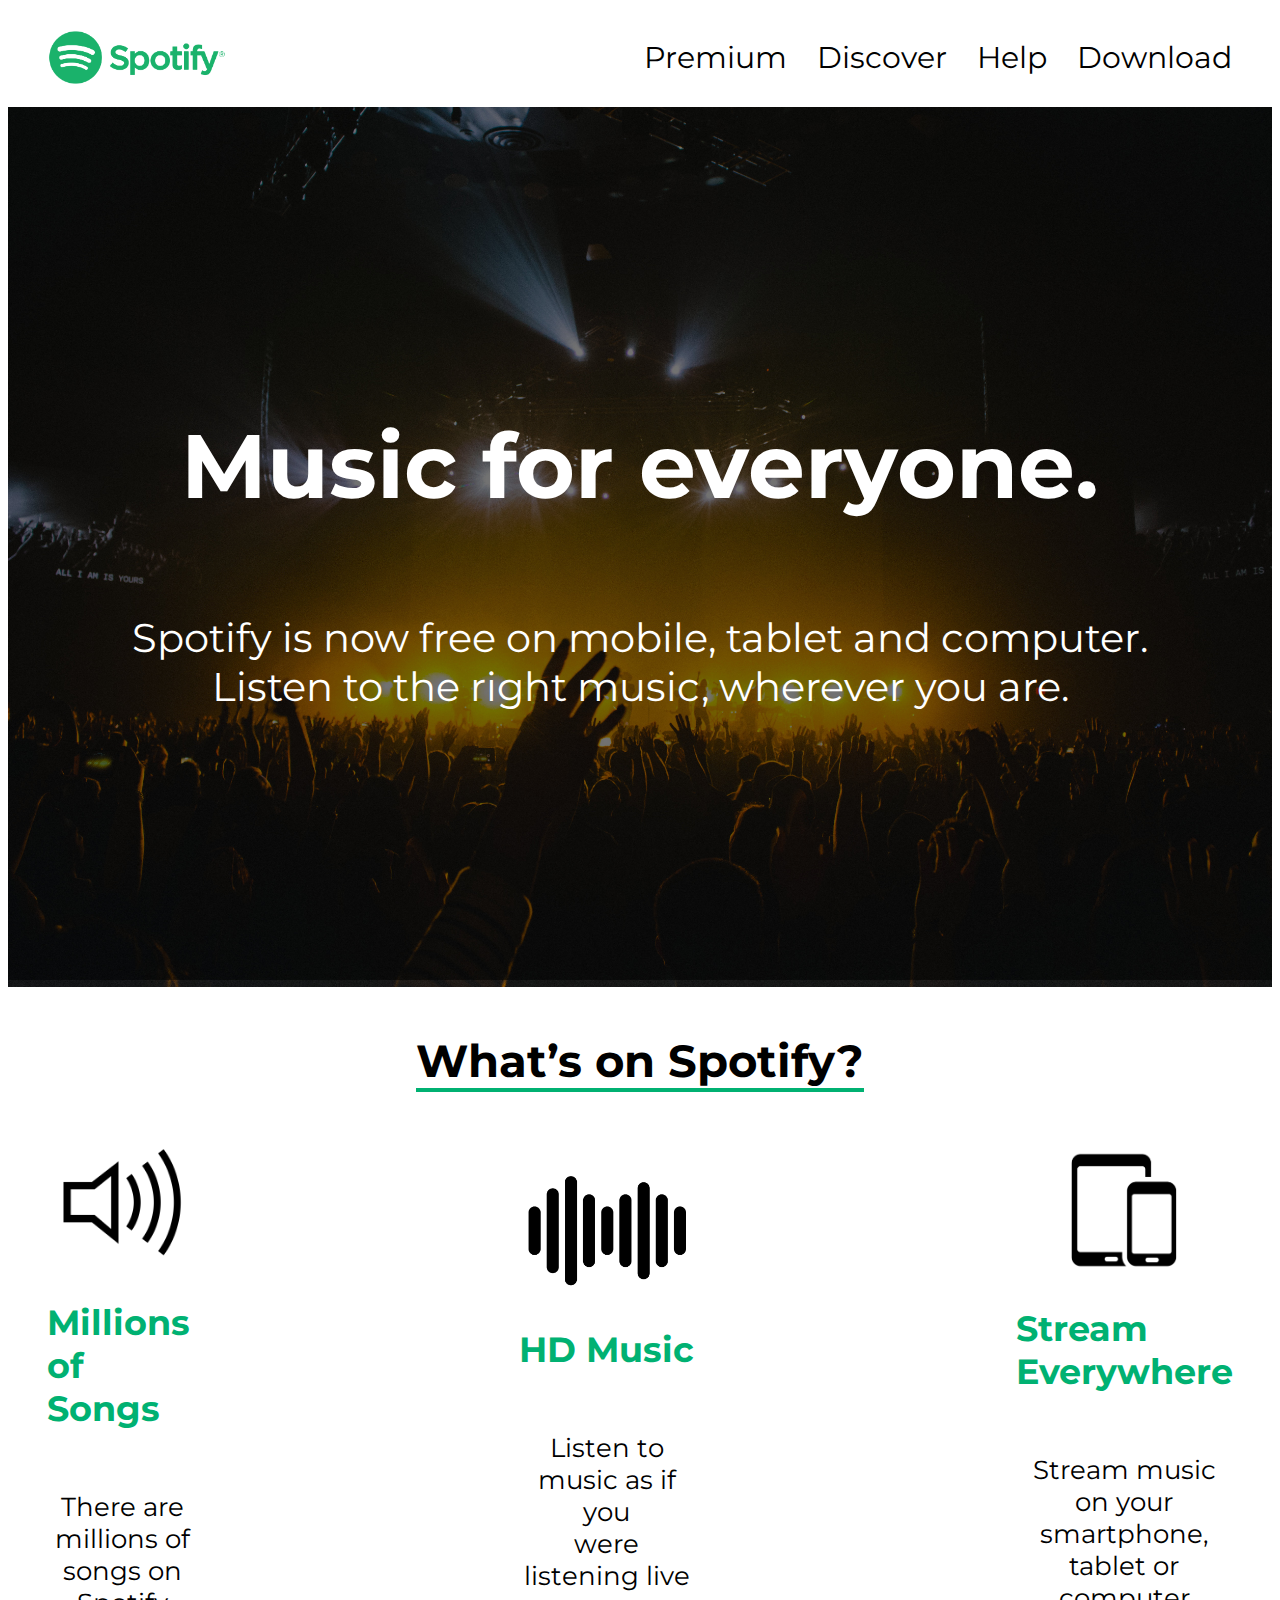
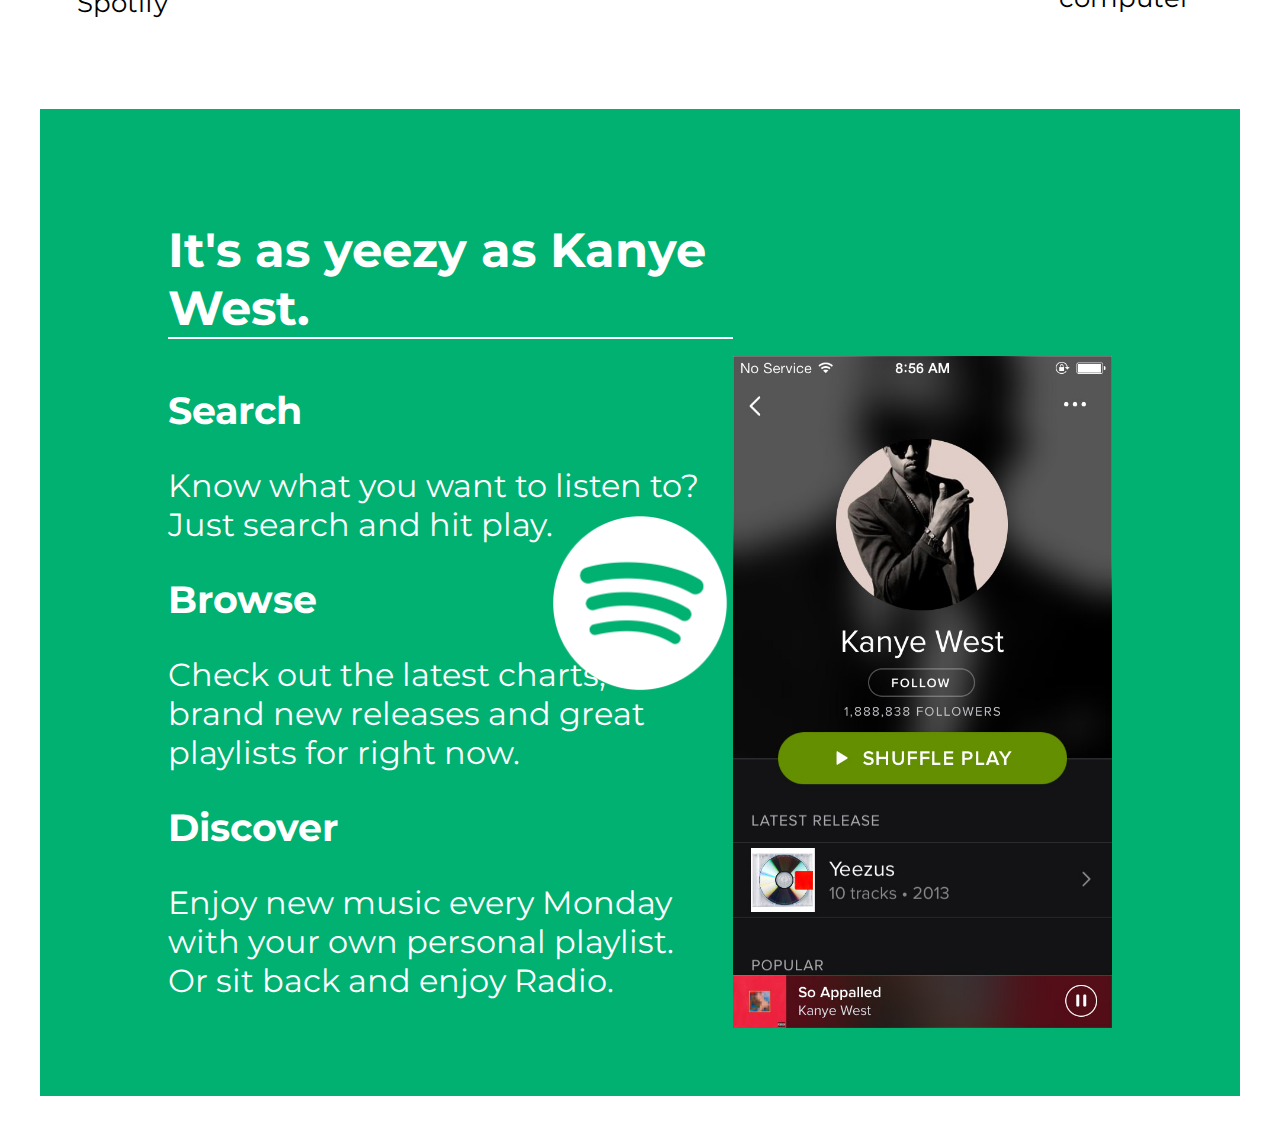
<file: spotify-lab/index.html>
<!DOCTYPE html>
<html lang="en">

  <head>
    <meta charset="UTF-8" />
    <meta name="viewport" content="width=device-width, initial-scale=1.0" />
    <meta http-equiv="X-UA-Compatible" content="ie=edge" />
    <title>Spotify Clone</title>
    <link rel="stylesheet" href="styles/style.css">
    <link rel="stylesheet" href="https://fonts.googleapis.com/css?family=Montserrat">
    <!-- don't forget to link your styles -->
  </head>
 
  <body>
    <header>
        <img src="./images/spotify-logo.png" alt="Spotify Logo" />
        <nav>
        <ul>
          <li><a href="">Premium</a></li>
          <li><a href="">Discover</a></li>
          <li><a href="">Help</a></li>
          <li><a href="">Download</a></li>
        </ul>
      </nav>
    </header>
    
    <section class="partemeio">
      <h1 class="textopartemeio">Music for everyone.</h1>
      <p>
        <div class="subfrasemeio">Spotify is now free on mobile, tablet and computer.</div> 
        <div class="subfrasemeio">Listen to the right music, wherever you are.</div>
      </p>
    </section>

    <section class="titulomeiobaixo" >
      <h1 class="oqpeganospotify">What’s on Spotify?</h1>
      <div class="simbolosmeiobaixo">
        <div class="partemeiobaixo1">
          <img src="./images/music-icon.png" alt="music-icon" class="tamanhoimagem">
          <h3 class="textoverde">Millions of Songs</h3>
          <p class="tamanhotextooqpega">There are millions of<br> songs on Spotify</p>
        </div>
        <div class="partemeiobaixo1">
          <img src="./images/high-quality-icon.png" alt="high-quality-icon" class="tamanhoimagem">
          <h3 class="textoverde">HD Music</h3>
          <p class="tamanhotextooqpega">Listen to music as if you<br>were listening live</p>
        </div>
        <div class="partemeiobaixo1">
          <img src="./images/devices-icon.png" alt="devices-icon" class="tamanhoimagem">
          <h3 class="textoverde">Stream Everywhere</h3>
          <p class="tamanhotextooqpega">Stream music on your<br>smartphone, tablet or<br>computer</p>
        </div>
      </div>
    </section>

          <section class="partebaixo">
          <div>
            <h3 class="textopartebaixo">It's as yeezy as Kanye West.</h3>
            <h2 class="textopartebaixo1">Search</h2>
            <p class="textopartebaixo2">Know what you want to listen to?<br>
              Just search and hit play.</p>
            <h2 class="textopartebaixo1">Browse</h2>
            <p class="textopartebaixo2">Check out the latest charts,<br>
              brand new releases and great <br>
              playlists for right now.</p>
            <h2 class="textopartebaixo1">Discover</h2>
            <p class="textopartebaixo2">Enjoy new music every Monday<br>
              with your own personal playlist.<br>
              Or sit back and enjoy Radio.</p>
          </div>

          <div>
            <img src = "images/spotify-app.jpg" class="tamanhospotify"></img>
          </div>
         </section>
      </body>
    </html>
</file>
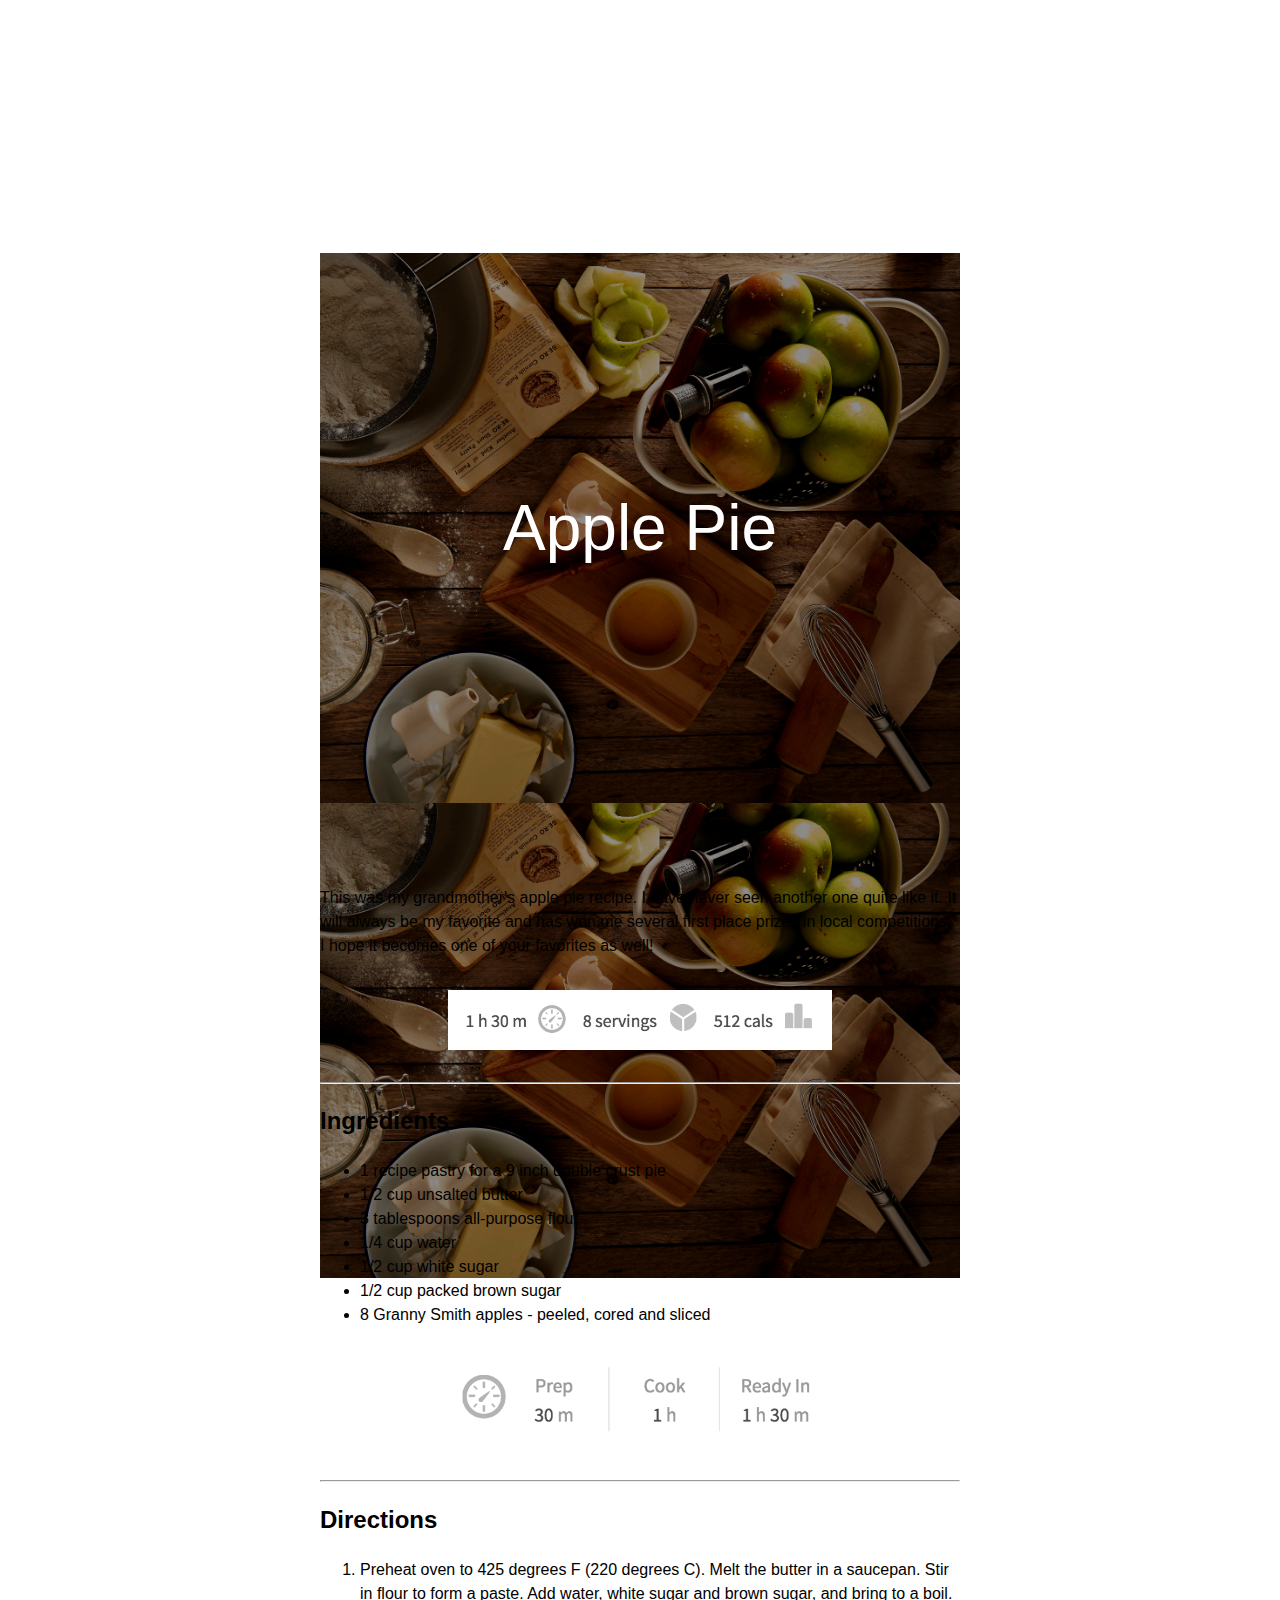
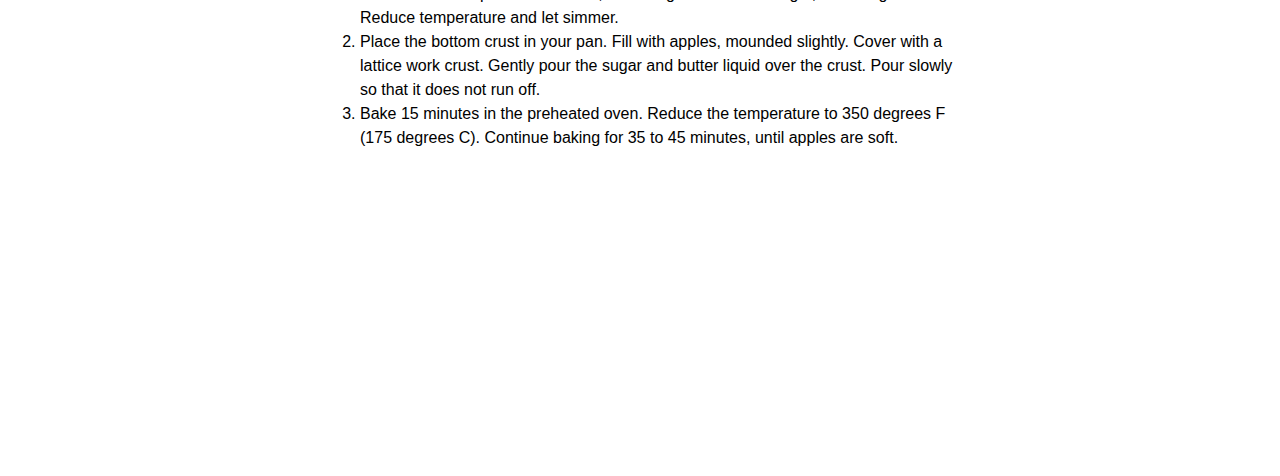
<file: recipes-css-lab/apple-pie/index.html>
<!DOCTYPE html>
<html lang="en">

  <head>
    <meta charset="UTF-8" />
    <meta name="viewport" content="width=device-width, initial-scale=1.0" />
    <title>Apple Pie Recipe</title>
    <link rel="stylesheet" href="styles/apple-style.css">
  </head>
  <body>
    <header> 

<body>
  <header>
    <h1> Apple Pie </h1>
  </header>

  <section class="espaco">
    <p>
      This was my grandmother's apple pie recipe. I have never seen another one quite like it. It will always
      be my favorite and has won me several first place prizes in local competitions. I hope it becomes one of your
      favorites as well!
    </p>
    <img src="images/recipe-info.png" alt="cooking-info" />
    <hr>

    <h2> Ingredients </h2>
    <ul>
      <li>1 recipe pastry for a 9 inch double crust pie</li>
      <li>1/2 cup unsalted butter</li>
      <li>3 tablespoons all-purpose flour</li>
      <li>1/4 cup water</li>
      <li>1/2 cup white sugar</li>
      <li>1/2 cup packed brown sugar</li>
      <li>8 Granny Smith apples - peeled, cored and sliced</li>
    </ul>
    <img src="images/cooking-info.png" alt="recipe-info" />
    <hr>

    <h2>Directions</h2>
    <ol>
      <li>Preheat oven to 425 degrees F (220 degrees C). Melt the butter in a saucepan.
        Stir in flour to form a paste. Add water, white sugar and brown sugar, and bring to a boil. Reduce temperature and let simmer.</li>
      <li>Place the bottom crust in your pan. Fill with apples, mounded slightly. Cover with a lattice work crust.
        Gently pour the sugar and butter liquid over the crust. Pour slowly so that it does not run off.</li>
      <li>Bake 15 minutes in the preheated oven. Reduce the temperature to 350 degrees F (175 degrees C).
        Continue baking for 35 to 45 minutes, until apples are soft.</li>
    </ol>
  </section>
</body>
</html>
</file>
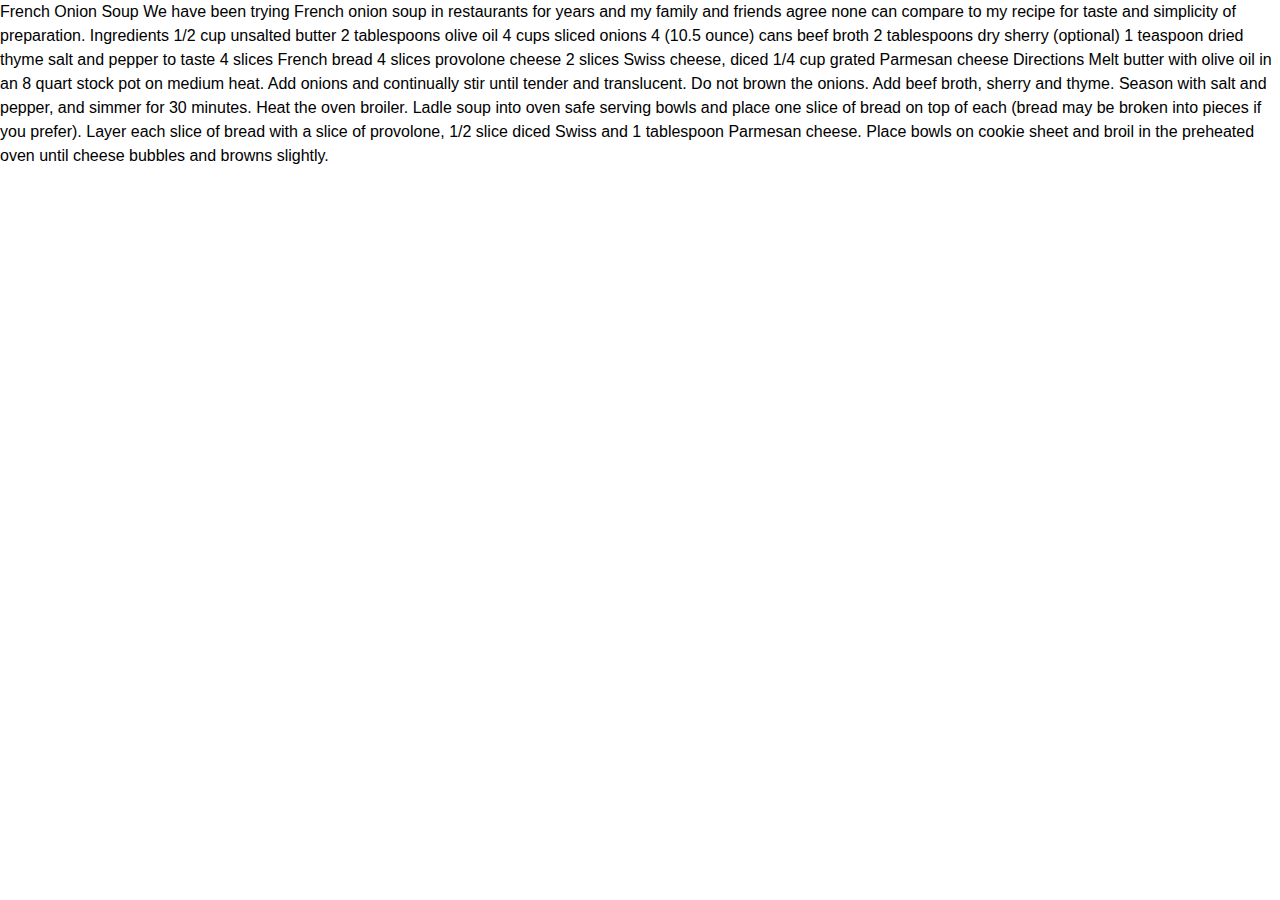
<file: recipes-css-lab/french-soup/index.html>
<!DOCTYPE html>
<html lang="en">
  <head>
    <meta charset="UTF-8" />
    <meta name="viewport" content="width=device-width, initial-scale=1.0" />
    <title>French Onion Soup Recipe</title>
    <link rel="stylesheet" href="styles/soup-style.css">
  </head>
  <body>
    French Onion Soup We have been trying French onion soup in restaurants for years and my family and friends agree
    none can compare to my recipe for taste and simplicity of preparation. Ingredients 1/2 cup unsalted butter 2
    tablespoons olive oil 4 cups sliced onions 4 (10.5 ounce) cans beef broth 2 tablespoons dry sherry (optional) 1
    teaspoon dried thyme salt and pepper to taste 4 slices French bread 4 slices provolone cheese 2 slices Swiss cheese,
    diced 1/4 cup grated Parmesan cheese Directions Melt butter with olive oil in an 8 quart stock pot on medium heat.
    Add onions and continually stir until tender and translucent. Do not brown the onions. Add beef broth, sherry and
    thyme. Season with salt and pepper, and simmer for 30 minutes. Heat the oven broiler. Ladle soup into oven safe
    serving bowls and place one slice of bread on top of each (bread may be broken into pieces if you prefer). Layer
    each slice of bread with a slice of provolone, 1/2 slice diced Swiss and 1 tablespoon Parmesan cheese. Place bowls
    on cookie sheet and broil in the preheated oven until cheese bubbles and browns slightly.
  </body>
</html>
</file>
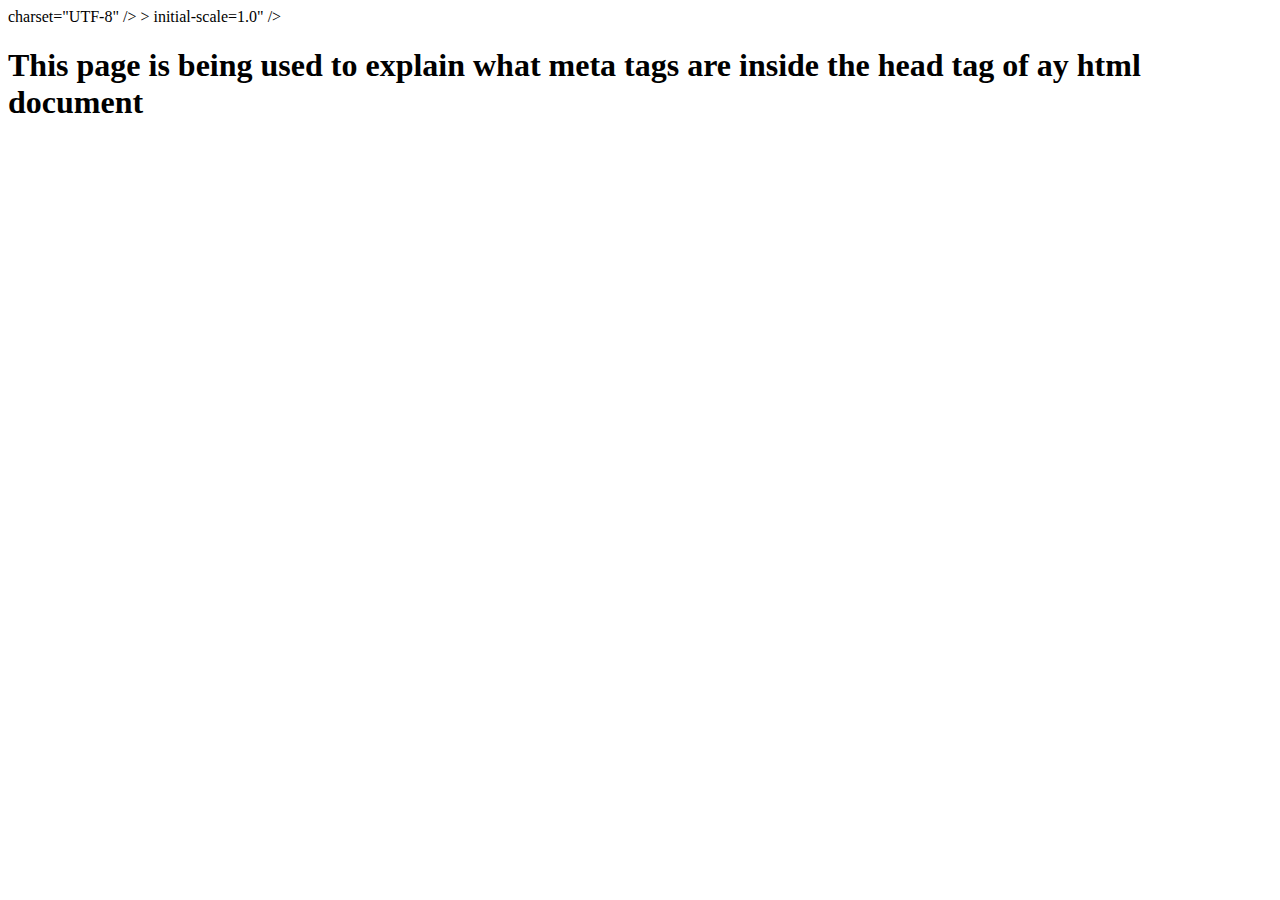
<file: week-01/thursday/01-meta-tags.html>
<!DOCTYPE html>
<html lang="en">
<head>
    <meta>charset="UTF-8" />
    <!--This Tag is used to provide webCrawlers or smard engineers a bit of info about our site! -->>
    <meta content="This file is used to help students learn web development" />
    initial-scale=1.0" />
    <meta
    name="viewport" content="width=device-width, initial-scale=1.0" />
    <title>My second Page</title>
</head>
<body>
    <h1>This page is being used to explain what meta tags are inside the head tag of ay html document</h1>
</body>
</html>
</file>
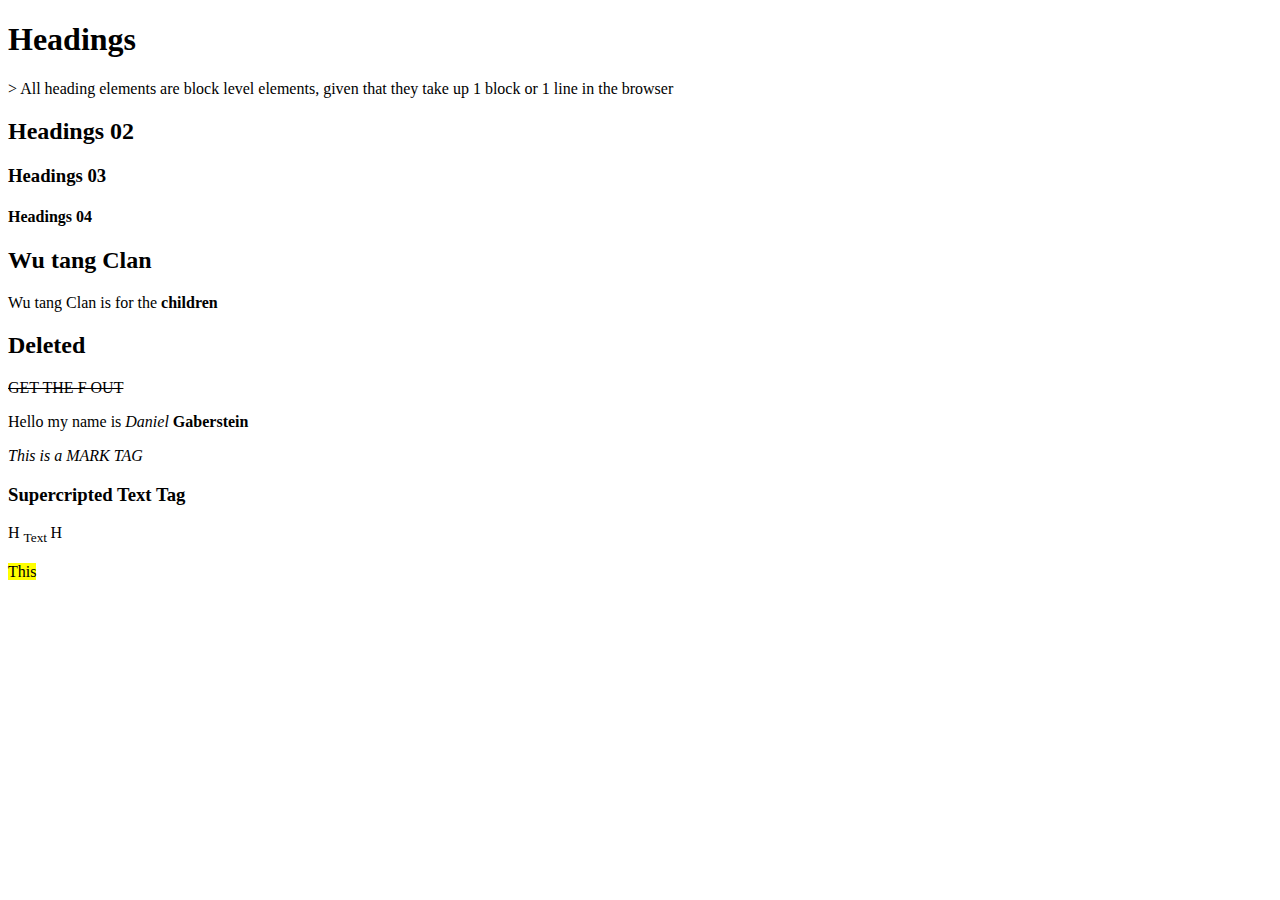
<file: week-01/thursday/02-typography.html>
<!DOCTYPE html>
<html lang="en">
<head>
    <meta charset="UTF-8" />
    <meta name="viewport" 
    content="width=device-width,
    initial-scale=1.0" />
    <title>typography</title>
</head>
<body>
    <h1>Headings</h1>
    <!--Headings-->>
    All heading elements are block level elements, given that they take up 1 block or 1 line in the browser
    <h2>Headings 02</h2>
    <h3>Headings 03</h3>
    <h4>Headings 04</h4>

    <!--Wu tang Clan-->
    <h2>Wu tang Clan</h2>
    <p>Wu tang Clan is for the <strong>children</strong></p>
<h2>Deleted</h2>
<del>GET THE F OUT</del>
<p>Hello my name is <i>Daniel</i><strong> Gaberstein</strong></p>
<em>This is a MARK TAG</em>
<h3>Supercripted Text Tag</h3>
<p>H <sub> Text </sub> H</p>
<p> <mark> This </mark></p>
</body>
</html>
</file>
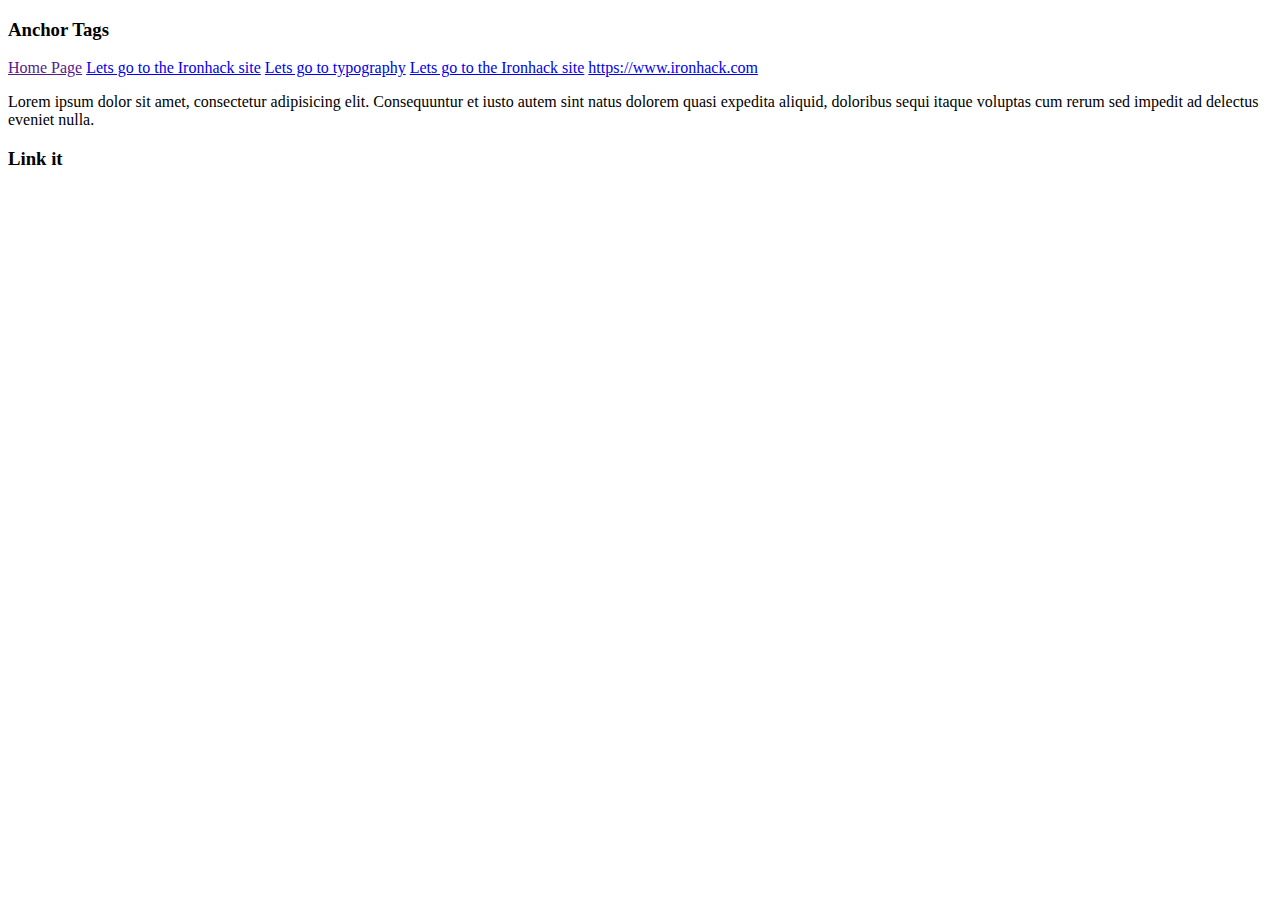
<file: week-01/thursday/03-working-with-links.html>
<!DOCTYPE html>
<html lang="en">
<head>
    <meta charset="UTF-8" />
    <meta name="viewport" 
    content="width=device-width,
    initial-scale=1.0" />
    <title>My First Web Page</title>
</head>
<body>
    <h3> Anchor Tags</h3>
    <a href="">Home Page</a>
    <a href="https://www.ironhack.com">Lets go to the Ironhack site</a>
    <a href="./02-typography.html">Lets go to typography</a>
    <a href="https://www.ironhack.com" target="_black" rel="noopener noreferrer">Lets go to the Ironhack site</a>
    <a href="http://" target="_blank" rel="noopener noreferrer">https://www.ironhack.com</a>
    <p>Lorem ipsum dolor sit amet, consectetur adipisicing elit. Consequuntur et iusto autem sint natus dolorem quasi expedita aliquid, doloribus sequi itaque voluptas cum rerum sed impedit ad delectus eveniet nulla.</p>
    <h3>Link it</h3>
    <a href="#title_to_point-to"></a>
</body>
</html>
</file>
<file: spotify-lab/styles/style.css>
/*
Colors:

Text: 1A1A1A
Green: #00B172
White: #FFF

*/
body {
  font-family: Montserrat;
}

header img {
  width: 15%;
  height: auto;
}

header {
  display: flex;
  justify-content: space-between;
  align-items: center;
  padding: 15px 40px;
  background-color: #fff;
}

a
{
    text-decoration: none; 
    color: black;
}

nav ul {
  display: flex;
  flex-direction: row;
  list-style-type: none;
}

nav li {
  margin-left: 30px;
  font-size: 30px;
  text-decoration: none;
}


.partemeio {
    background-image: url("./../images/landing.jpg");
    height: 55em;
    background-size: cover;
    background-repeat: no-repeat;
    background-position: center;
    color: #fff;
    display: flex;
    flex-direction: column;
    justify-content: center;
    align-items: center;
  }

  .textopartemeio {
    font-size: 90px;
  }

  .subfrasemeio {
    font-size: 40px;
  }

  .partemeiobaixo {
      display: flex;
  }

  .partemeiobaixo1 {
    display: flex;
    flex-direction: column;
    align-items: center;
    justify-content: center;
    padding: 1em 10em;
}
  
.tamanhoimagem {
  height: 8em;
  width: 8m;
}

.simbolosmeiobaixo {
  display: flex;
}

.titulomeiobaixo {
  display: flex;
  flex-direction: column;
  align-items: center;
  padding: 1em;
}

.oqpeganospotify {
  border-bottom: 4px solid #00B172;
  font-size: 45px;
}

.textoverde {
  color: #00B172;
  font-size: 35px;
}

.tamanhotextooqpega {
  font-size: 26px;
  text-align: center;
}

.partebaixo {
    background-color: #00B172;
    color: #FFF;
    background-image: url("./../images/spotify-icon-white.png");
    background-repeat: no-repeat;
    background-size: 11em;
    background-position: center;
    display: flex;
    justify-content: space-between;
    align-items: flex-end;
    padding: 4em;
    padding-right: 8em;
    padding-left: 8em;
    margin: 2em;
}


.tamanhospotify {
  height: 42em;
}

.textopartebaixo {
  font-size: 48px;
  border-bottom: 2px solid #FFF;
}

.textopartebaixo1 {
  font-size: 38px;
}

.textopartebaixo2 {
  font-size: 32px;
}
</file>
<file: recipes-css-lab/apple-pie/styles/apple-style.css>
body {
  margin: 0;
  font-family: 'Lato', sans-serif;
  font-weight: lighter;
  line-height: 1.5;
}

header {
  
  background-image: url('../images/apple-pie.jpg');
  background-size: 50%;
  background-repeat: no-repeat;
  background-position: center;
  padding: 240px 0;
  margin-bottom: 70px;
 
}

header h1 {
  text-align: center;
  margin: 0;
  color: white;
  font-size: 64px;
  font-weight: lighter;
}


img {
  display: block;
  margin: 32px auto;
  width: 60%;
}

.espaco {
  width: 640px;
  margin: 0 auto;
}
</file>
<file: recipes-css-lab/french-soup/styles/soup-style.css>
body {
  margin: 0;
  font-family: 'Open Sans', sans-serif;
  font-weight: lighter;
  line-height: 1.5;
}

header {
  
  background-image: url('../images/soup.jpg');
  background-size: 50%;
  background-repeat: no-repeat;
  background-position: center;
  padding: 240px 0;
  margin-bottom: 70px;
 
}

header h1 {
  text-align: center;
  margin: 0;
  color: white;
  font-size: 64px;
  font-weight: lighter;
}


img {
  display: block;
  margin: 32px auto;
  width: 60%;
}

.espaco {
  width: 640px;
  margin: 0 auto;
}
</file>
